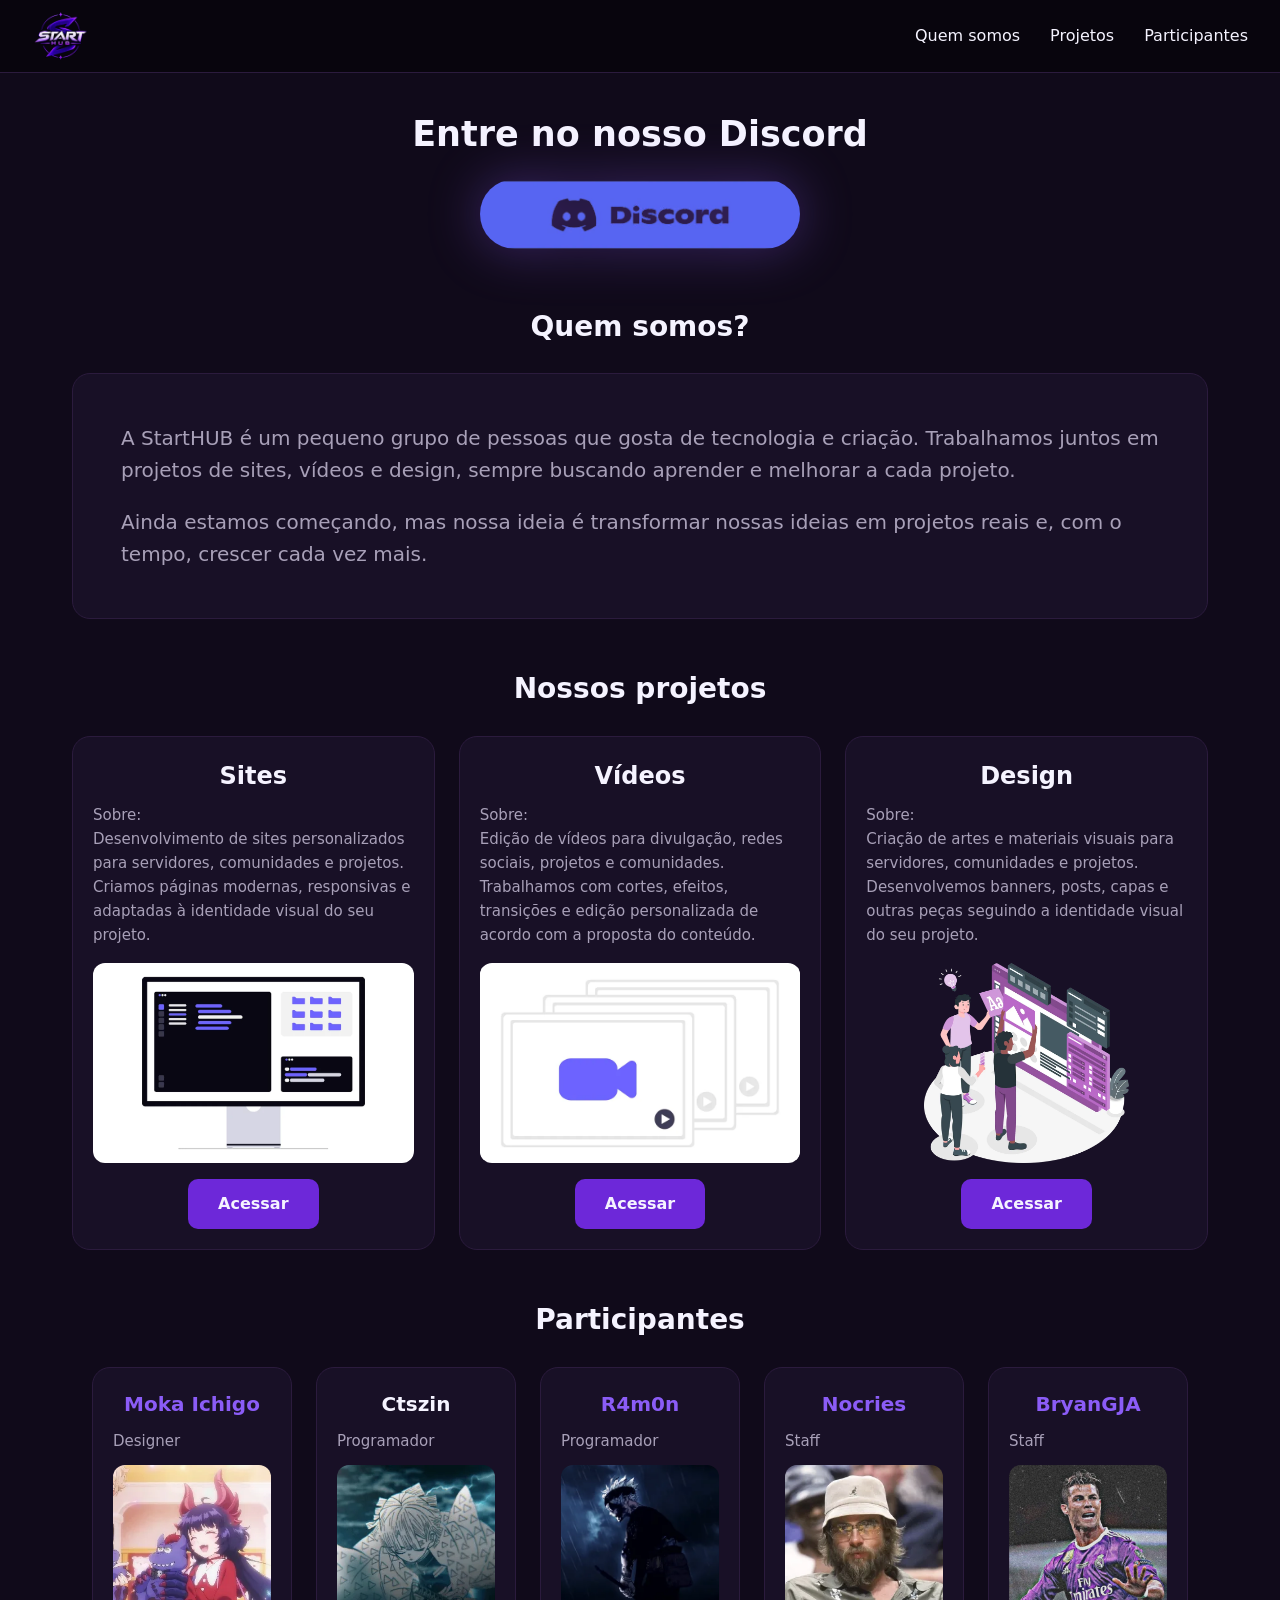
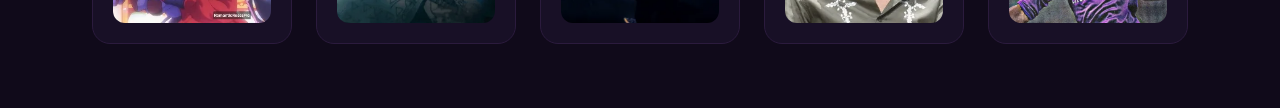
<file: index.html>
<!DOCTYPE html>
<html lang="pt-BR">
<head>
    <meta charset="UTF-8">
    <meta name="viewport" content="width=device-width, initial-scale=1.0, viewport-fit=cover">
    <meta name="description" content="StartHUB: um grupo que cria sites, vídeos e design para servidores, comunidades e projetos.">
    <meta name="theme-color" content="#08050D">
    <meta name="color-scheme" content="dark">
    <title>StartHUB</title>
    <link rel="icon" type="image/png" href="imagens/favicon.png">
    <link rel="stylesheet" href="style.css">
    <script src="script.js"></script>
</head>
<body>
    <nav class="navbar">
        <a href="index.html" class="logo-link" aria-label="StartHUB — página inicial">
            <img class="logo" src="imagens/logo.webp" alt="" width="56" height="56">
        </a>
        <a href="#quem-somos">Quem somos</a>
        <a href="#projetos">Projetos</a>
        <a href="#participantes">Participantes</a>
    </nav>

    <main>
        <h1 class="sr-only">StartHUB</h1>

        <div id="discord">
            <h2>Entre no nosso Discord</h2>
            <a href="https://discord.gg/7MZEnXq7bt" target="_blank" rel="noopener noreferrer" aria-label="Entrar no servidor do Discord da StartHUB">
                <img id="discordlogo" alt="Discord" src="imagens/discord.webp" width="667" height="145">
            </a>
        </div>

        <section id="quem-somos" class="quem-somos">
            <h2 class="titulo">Quem somos?</h2>
            <div id="somos">
                <p>A StartHUB é um pequeno grupo de pessoas que gosta de tecnologia e criação. Trabalhamos juntos em projetos de sites, vídeos e design, sempre buscando aprender e melhorar a cada projeto.</p>
                <p>Ainda estamos começando, mas nossa ideia é transformar nossas ideias em projetos reais e, com o tempo, crescer cada vez mais.</p>
            </div>
        </section>

        <section id="projetos">
            <h2 class="titulo">Nossos projetos</h2>

            <div class="card">
                <div class="card-container">
                    <h3>Sites</h3>
                    <p>
                        Sobre:<br>
                        Desenvolvimento de sites personalizados para servidores, comunidades e projetos. Criamos páginas modernas, responsivas e adaptadas à identidade visual do seu projeto.
                    </p>
                    <img class="foto" src="imagens/sites.webp" alt="Ilustração de um ambiente de desenvolvimento de sites" width="800" height="619" loading="lazy">
                    <a href="sites.html" class="botao">Acessar</a>
                </div>

                <div class="card-container">
                    <h3>Vídeos</h3>
                    <p>
                        Sobre:<br>
                        Edição de vídeos para divulgação, redes sociais, projetos e comunidades. Trabalhamos com cortes, efeitos, transições e edição personalizada de acordo com a proposta do conteúdo.
                    </p>
                    <img class="foto" src="imagens/videos.webp" alt="Ilustração de arquivos de vídeo" width="800" height="482" loading="lazy">
                    <a href="videos.html" class="botao">Acessar</a>
                </div>

                <div class="card-container">
                    <h3>Design</h3>
                    <p>
                        Sobre:<br>
                        Criação de artes e materiais visuais para servidores, comunidades e projetos. Desenvolvemos banners, posts, capas e outras peças seguindo a identidade visual do seu projeto.
                    </p>
                    <img class="foto foto--design" src="imagens/design.webp" alt="Ilustração de uma equipe de design trabalhando" width="800" height="780" loading="lazy">
                    <a href="design.html" class="botao">Acessar</a>
                </div>
            </div>
        </section>

        <section id="participantes" class="participantes">
            <h2 class="titulo">Participantes</h2>

            <div class="card">
                <div class="card-container">
                    <h3 class="destaque">Moka Ichigo</h3>
                    <p>Designer</p>
                    <img class="foto foto--avatar" src="imagens/moka.webp" alt="Foto de perfil de Moka Ichigo" width="256" height="256" loading="lazy">
                </div>

                <div class="card-container">
                    <h3 class"destaque">Ctszin</h3>
                    <p>Programador</p>
                    <img class="foto foto--avatar" src="imagens/ctszin.webp" alt="Foto de perfil de Ctszin" width="281" height="281" loading="lazy">
                </div>

                <div class="card-container">
                    <h3 class="destaque">R4m0n</h3>
                    <p>Programador</p>
                    <img class="foto foto--avatar" src="imagens/ramon.webp" alt="Foto de perfil de R4m0n" width="338" height="338" loading="lazy">
                </div>

                <div class="card-container">
                    <h3 class="destaque">Nocries</h3>
                    <p>Staff</p>
                    <img class="foto foto--avatar" src="imagens/nocries.webp" alt="Foto de perfil de Nocries" width="256" height="256" loading="lazy">
                </div>

                <div class="card-container">
                    <h3 class="destaque">BryanGJA</h3>
                    <p>Staff</p>
                    <img class="foto foto--avatar" src="imagens/bryan.webp" alt="Foto de perfil de BryanGJA" width="480" height="480" loading="lazy">
                </div>
            </div>
        </section>
    </main>
</body>
</html>
</file>
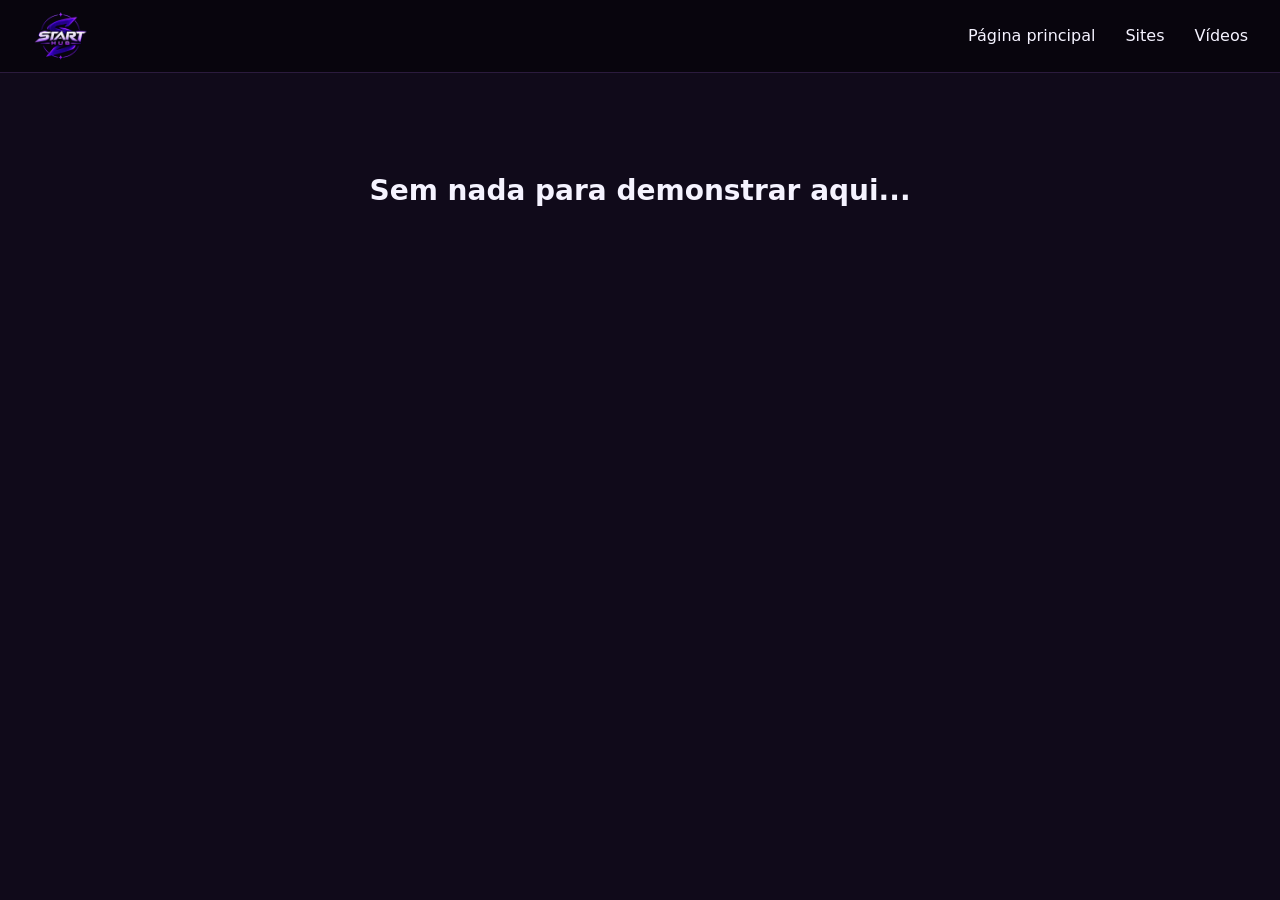
<file: design.html>
<!DOCTYPE html>
<html lang="pt-BR">
<head>
    <meta charset="UTF-8">
    <meta name="viewport" content="width=device-width, initial-scale=1.0, viewport-fit=cover">
    <meta name="theme-color" content="#08050D">
    <meta name="color-scheme" content="dark">
    <title>Design | StartHUB</title>
    <link rel="icon" type="image/png" href="imagens/favicon.png">
    <link rel="stylesheet" href="style.css">
    <script src="script.js"></script>
</head>
<body>
    <nav class="navbar">
        <a href="index.html" class="logo-link" aria-label="StartHUB — página inicial">
            <img class="logo" src="imagens/logo.webp" alt="" width="56" height="56">
        </a>
        <a href="index.html">Página principal</a>
        <a href="sites.html">Sites</a>
        <a href="videos.html">Vídeos</a>
    </nav>

    <main>
        <h1 class="nada">Sem nada para demonstrar aqui...</h1>
    </main>
</body>
</html>
</file>
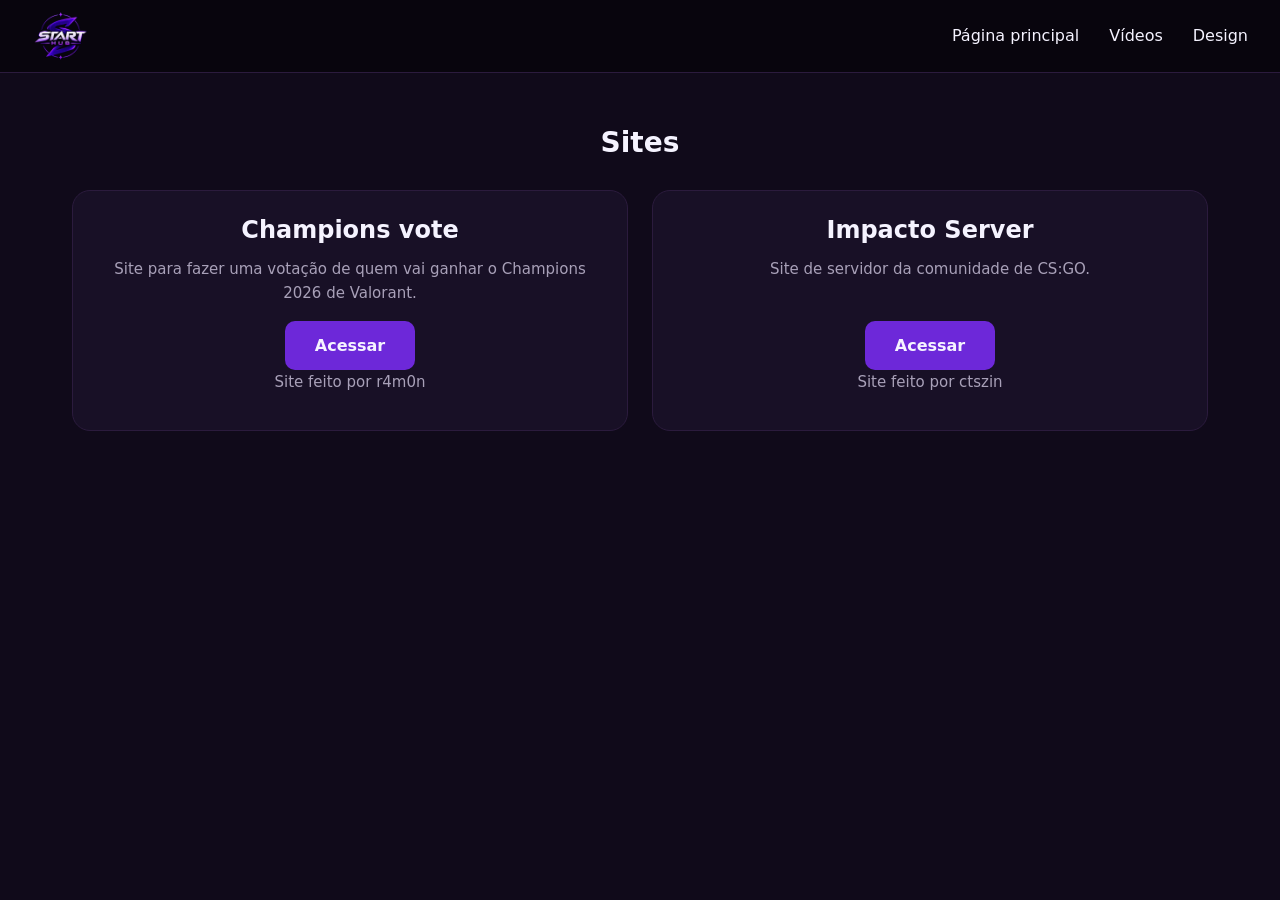
<file: sites.html>
<!DOCTYPE html>
<html lang="pt-BR">
<head>
    <meta charset="UTF-8">
    <meta name="viewport" content="width=device-width, initial-scale=1.0, viewport-fit=cover">
    <meta name="theme-color" content="#08050D">
    <meta name="color-scheme" content="dark">
    <title>Sites | StartHUB</title>
    <link rel="icon" type="image/png" href="imagens/favicon.png">
    <link rel="stylesheet" href="style.css">
    <script src="script.js"></script>
</head>
<body>
    <nav class="navbar">
        <a href="index.html" class="logo-link" aria-label="StartHUB — página inicial">
            <img class="logo" src="imagens/logo.webp" alt="" width="56" height="56">
        </a>
        <a href="index.html">Página principal</a>
        <a href="videos.html">Vídeos</a>
        <a href="design.html">Design</a>
    </nav>

    <main>
        <h1 class="titulo">Sites</h1>

        <div class="card">
            <div class="card-container">
                <h3>Champions vote</h3>
                <p class="card-texto">Site para fazer uma votação de quem vai ganhar o Champions 2026 de Valorant.</p>
                <!-- TODO: coloque o endereço do site no href -->
                <a href="#" class="botao">Acessar</a>
                <p class="card-creditos">Site feito por r4m0n</p>
            </div>

            <div class="card-container">
                <h3>Impacto Server</h3>
                <p class="card-texto">Site de servidor da comunidade de CS:GO.</p>
                <!-- TODO: coloque o endereço do site no href -->
                <a href="#" class="botao">Acessar</a>
                <p class="card-creditos">Site feito por ctszin</p>
            </div>
        </div>
    </main>
</body>
</html>
</file>
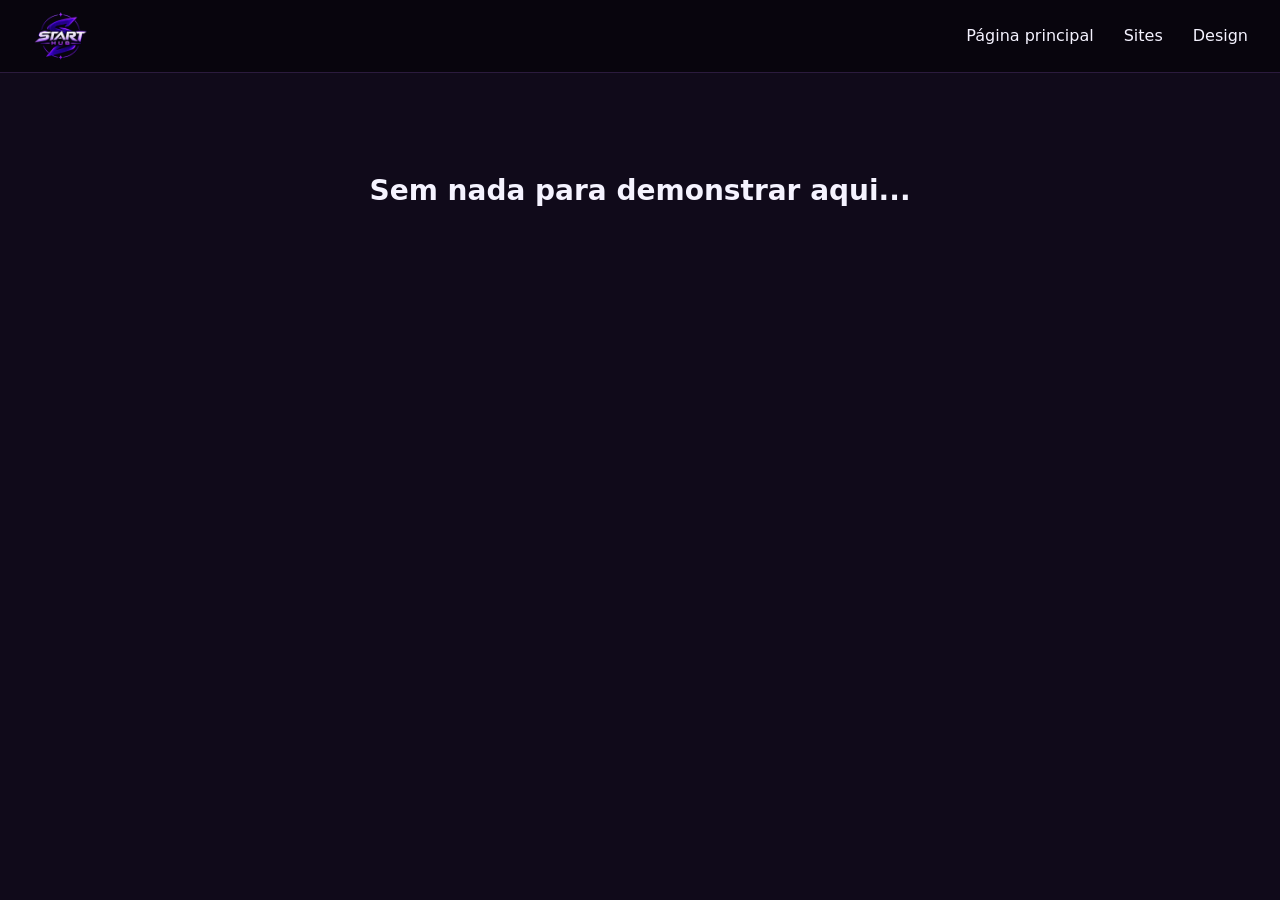
<file: videos.html>
<!DOCTYPE html>
<html lang="pt-BR">
<head>
    <meta charset="UTF-8">
    <meta name="viewport" content="width=device-width, initial-scale=1.0, viewport-fit=cover">
    <meta name="theme-color" content="#08050D">
    <meta name="color-scheme" content="dark">
    <title>Vídeos | StartHUB</title>
    <link rel="icon" type="image/png" href="imagens/favicon.png">
    <link rel="stylesheet" href="style.css">
    <script src="script.js"></script>
</head>
<body>
    <nav class="navbar">
        <a href="index.html" class="logo-link" aria-label="StartHUB — página inicial">
            <img class="logo" src="imagens/logo.webp" alt="" width="56" height="56">
        </a>
        <a href="index.html">Página principal</a>
        <a href="sites.html">Sites</a>
        <a href="design.html">Design</a>
    </nav>

    <main>
        <h1 class="nada">Sem nada para demonstrar aqui...</h1>
    </main>
</body>
</html>
</file>
<file: style.css>
/* ==========================================================================
   StartHUB — estilos
   Mobile-first no que importa: nada de largura fixa, tudo flui com a tela.
   ========================================================================== */
:root {
    --fundo: #08050D;
    --fundo-secundario: #100A1A;
    --card: #181026;
    --borda: #2B1B3D;

    --roxo: #6D28D9;
    --roxo-destaque: #8B5CF6;
    --lavanda: #A78BFA;

    --texto: #F5F3FF;
    --texto-secundario: #A8A0B8;

    --sucesso: #22C55E;
    --erro: #EF4444;

    --nav-h: 72px;
    --pad-x: clamp(16px, 4vw, 32px);
}

/* ---------- Base ---------- */
*, *::before, *::after { box-sizing: border-box; }

html { -webkit-text-size-adjust: 100%; text-size-adjust: 100%; }

body {
    margin: 0;
    background-color: var(--fundo-secundario);
    color: var(--texto);
    font-family: system-ui, -apple-system, "Segoe UI", Roboto, "Helvetica Neue", Arial, sans-serif;
    line-height: 1.6;
    overflow-x: hidden; /* garantia extra contra rolagem lateral */
}

img { display: block; max-width: 100%; height: auto; }

a:focus-visible {
    outline: 2px solid var(--lavanda);
    outline-offset: 3px;
    border-radius: 6px;
}

/* Texto só para leitores de tela / SEO */
.sr-only {
    position: absolute;
    width: 1px; height: 1px;
    margin: -1px; padding: 0;
    overflow: hidden;
    clip: rect(0, 0, 0, 0);
    white-space: nowrap;
    border: 0;
}

/* ---------- Navbar ---------- */
.navbar {
    position: sticky;
    top: 0;
    z-index: 2000;

    display: flex;
    align-items: center;
    gap: 30px;

    min-height: var(--nav-h);
    padding: 8px max(var(--pad-x), env(safe-area-inset-right)) 8px max(var(--pad-x), env(safe-area-inset-left));

    background-color: var(--fundo);
    border-bottom: 1px solid var(--borda);
}

.navbar .logo-link {
    display: flex;
    margin-right: auto;
    flex-shrink: 0;
}

.logo {
    width: auto;
    height: 56px;
}

.navbar a {
    color: var(--texto);
    text-decoration: none;
    font-size: 16px;
    white-space: nowrap;
    transition: color 0.3s;
}

.navbar a:hover { color: var(--lavanda); }

/* O link do logo não leva sublinhado/animação dos links de texto */
.navbar a.logo-link { padding: 0; }
.navbar a.logo-link::after { display: none; }

/* ---------- Layout geral ---------- */
main {
    max-width: 1200px;
    margin: 0 auto;
    padding: 0 max(var(--pad-x), env(safe-area-inset-right)) 64px max(var(--pad-x), env(safe-area-inset-left));
}

.titulo {
    margin: 48px 0 24px;
    font-size: clamp(22px, 4.5vw, 28px);
    color: var(--texto);
    text-align: center;
}

/* ---------- Discord ---------- */
#discord {
    padding: 40px 0 8px;
    text-align: center;
}

#discord h2 {
    margin: 0 0 24px;
    font-size: clamp(24px, 6vw, 35px);
    line-height: 1.2;
    color: var(--texto);
}

#discordlogo {
    width: min(320px, 80%);
    margin: 0 auto;
    border-radius: 999px;
}

/* ---------- Quem somos ---------- */
#somos {
    padding: clamp(24px, 5vw, 48px);
    background-color: var(--card);
    border: 1px solid var(--borda);
    border-radius: 18px;
    color: var(--texto-secundario);
    font-size: clamp(16px, 2.4vw, 20px);
    transition: transform 0.3s ease, border-color 0.3s ease;
}

#somos p { margin: 0 0 1em; }
#somos p:last-child { margin-bottom: 0; }

/* ---------- Cards ---------- */
.card {
    display: grid;
    grid-template-columns: repeat(auto-fit, minmax(min(100%, 280px), 1fr));
    gap: 24px;
    color: var(--texto-secundario);
}

.card-container {
    display: flex;
    flex-direction: column;
    padding: 20px;
    background: var(--card);
    border: 1px solid var(--borda);
    border-radius: 18px;
    transition: transform 0.3s ease, border-color 0.3s ease;
}

.card-container h3 {
    margin: 4px 0 12px;
    font-size: 24px;
    line-height: 1.25;
    text-align: center;
    color: var(--texto);
}

.card-container h3.destaque { color: var(--roxo-destaque); }

.card-container p {
    margin: 0 0 16px;
    font-size: 15px;
}

.card-texto { text-align: center; }

/* Imagens dos cards */
.foto {
    width: 100%;
    height: 200px;
    margin-bottom: 16px;
    object-fit: contain;
    background: #fff;           /* as ilustrações têm fundo branco */
    border-radius: 12px;
}

.foto--design { background: transparent; }

.foto--avatar {
    height: auto;
    aspect-ratio: 1 / 1;
    object-fit: cover;
    background: transparent;
}

/* Empurra o botão para o fim do card (alinha os botões entre cards) */
.card-container .botao { margin-top: auto; }

.card-creditos {
    margin: 16px 0 0;
    font-size: 14px;
    text-align: center;
    color: var(--texto-secundario);
}

/* ---------- Participantes ---------- */
.participantes .card {
    display: flex;
    flex-wrap: wrap;
    justify-content: center;   /* última linha fica centralizada */
}

.participantes .card-container {
    flex: 0 1 200px;
}

.participantes .card-container h3 { font-size: 20px; }
.participantes .card-container p { margin-bottom: 12px; }
.participantes .card-container .foto { margin: auto 0 0; }

/* ---------- Botão ---------- */
.botao {
    display: block;
    width: fit-content;
    margin: 15px auto 0;
    padding: 12px 30px;
    min-height: 44px;            /* alvo de toque confortável */

    background: var(--roxo);
    color: var(--texto);

    text-decoration: none;
    text-align: center;
    font-weight: bold;
    border-radius: 10px;

    transition: background 0.3s, transform 0.3s;
}

/* ---------- Páginas vazias (vídeos / design) ---------- */
.nada {
    margin: 96px 0;
    font-size: clamp(20px, 4vw, 28px);
    text-align: center;
    color: var(--texto);
}

/* ---------- Hover (somente onde existe mouse) ---------- */
@media (hover: hover) {
    .card-container:hover,
    #somos:hover {
        transform: translateY(-5px);
        border-color: var(--roxo-destaque);
    }

    .botao:hover {
        background: var(--roxo-destaque);
        transform: scale(1.06);
    }
}

/* ---------- Celular ---------- */
@media (max-width: 600px) {
    :root { --nav-h: 64px; }

    .navbar { gap: 16px; }
    .navbar a { font-size: 14px; }
    .logo { height: 48px; }

    .titulo { margin-top: 40px; }
    #discord { padding-top: 28px; }

    .card { gap: 16px; }
    .card-container { padding: 16px; }
    .foto { height: 180px; }

    /* Participantes: 2 por linha, mais compactos */
    .participantes .card { gap: 14px; }
    .participantes .card-container {
        flex: 0 1 calc(50% - 7px);
        padding: 12px;
    }
    .participantes .card-container h3 { font-size: 17px; }
    .participantes .card-container p { font-size: 14px; margin-bottom: 10px; }
    .foto--avatar { height: auto; }

    .nada { margin: 64px 0; }
}

/* Telas bem estreitas (ex.: 320px) */
@media (max-width: 360px) {
    .navbar { gap: 12px; }
    .navbar a { font-size: 13px; }
    .logo { height: 44px; }
}

/* Link do Discord: o <a> envolve a imagem e herda o formato de pílula */
#discord a {
    display: block;
    width: min(320px, 80%);
    margin: 0 auto;
    border-radius: 999px;
    transition: transform 0.3s ease;
}
#discord a #discordlogo { width: 100%; }

@media (hover: hover) {
    #discord a:hover { transform: scale(1.04); }
}
</file>
